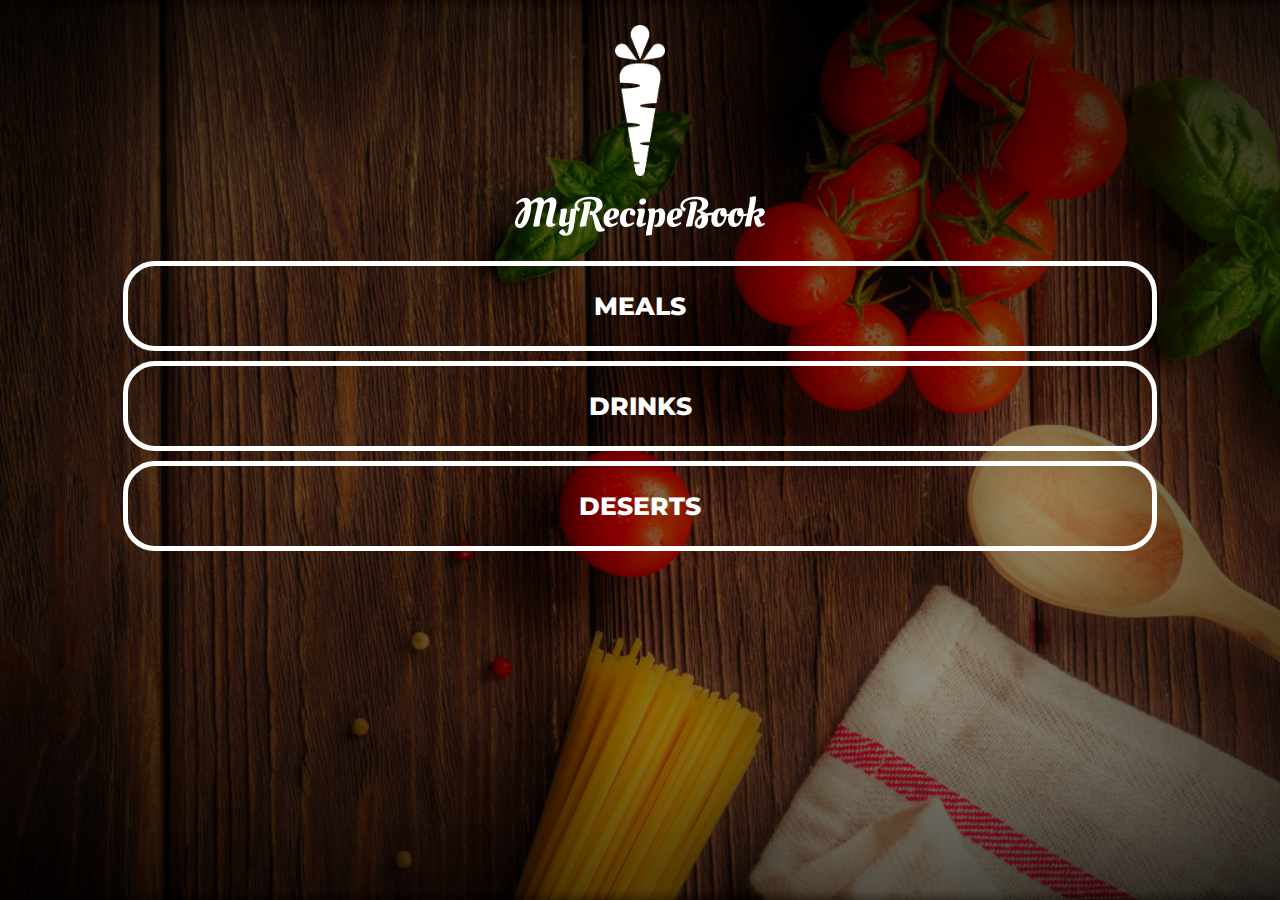
<file: index.html>
<!DOCTYPE html>
<html lang="en">
    <head>
        <title>My Recipe Book</title>
        <link rel="stylesheet" href="style.css">
    </head>

    <body class="body-home">
        <div id="home">

            <img src="images/logo-img.png" id="home-logo-img" alt="logo">
            <img src="images/logo-text.png" id="home-logo-text" alt="logo text">

            <div class="home-menu">
                <a href="meals.html" class="home-menu-item">
                    <p>Meals</p>
                </a>

                <a href="drinks.html" class="home-menu-item">
                    <p>Drinks</p>
                </a>

                <a href="deserts.html" class="home-menu-item">
                    <p>Deserts</p>
                </a>
            </div>
        </div>
    </body>
</html>
</file>
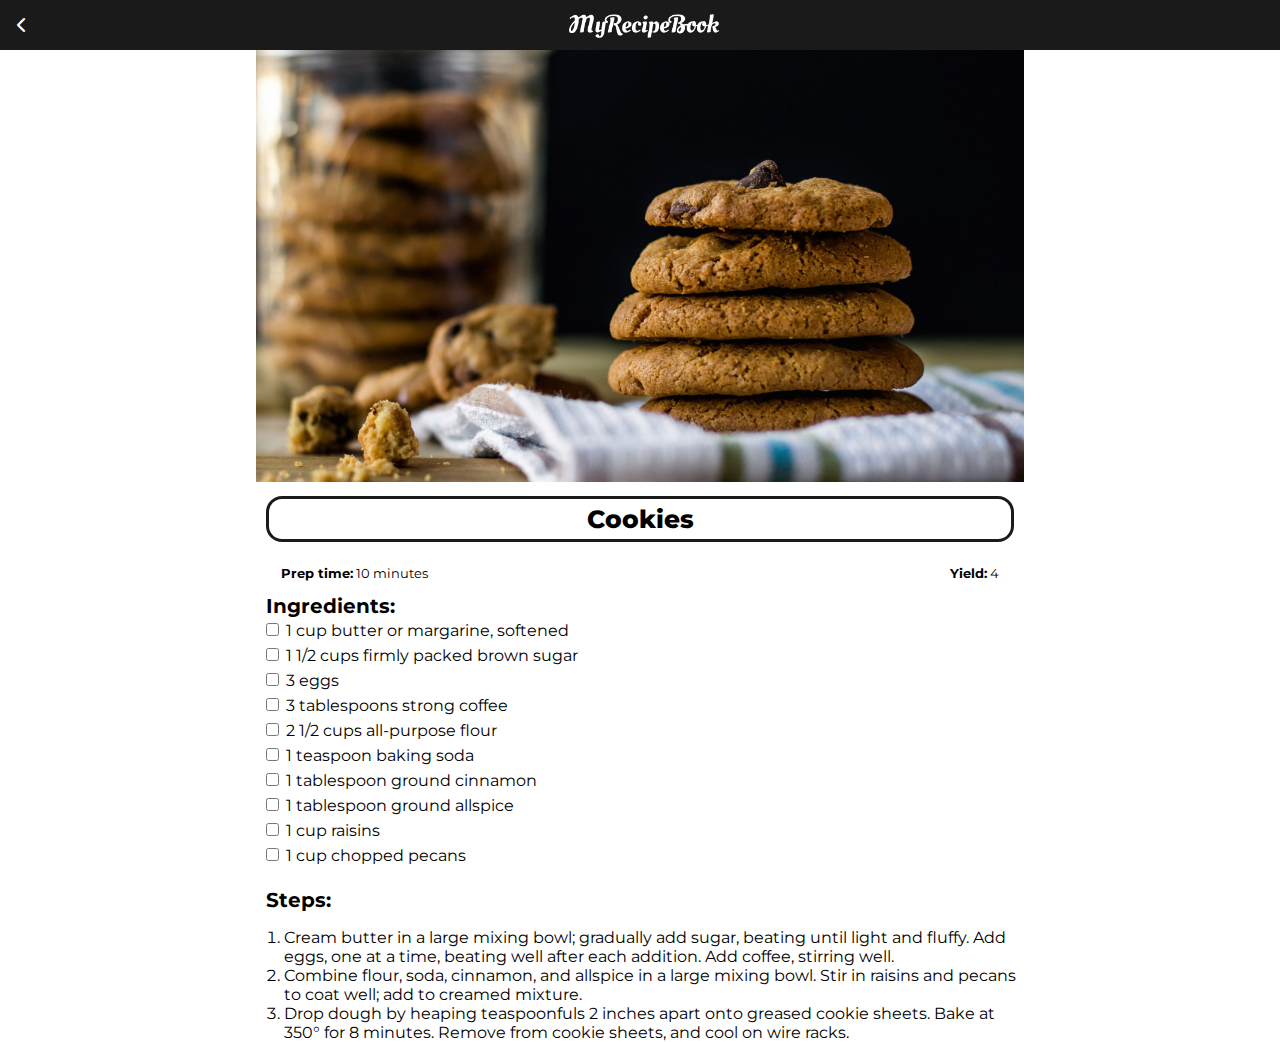
<file: cookies.html>
<!DOCTYPE html>
<html lang="en">
    <head>
        <title>My Recipe Book | Deserts | Cookies</title>
        <link rel="stylesheet" href="style.css">
        <link rel="stylesheet" href="FontAwesome/css/all.css">
    </head>

    <body class="body-recipes">
        <div class="header">
            <a href="deserts.html">
                <i class="fa-solid fa-chevron-left"></i>
            </a>

            <img src="images/logo-text.png" alt="logo text">
        </div>

        <div id="recipe">

            <div class="recipe-details">
                <img src="images/cookies.png" alt="cookies">
                <h1>Cookies</h1>

                <div class="recipe-details-info">
                    <p><b>Prep time:</b> 10 minutes</p>
                    <p style="float: right;"><b>Yield:</b> 4</p>
                </div>

                <div class="recipe-details-ingredients">
                    <h2>Ingredients:</h2>

                    <input id="check-01" type="checkbox">
                    <label for="check-01">1 cup butter or margarine, softened</label>
                    <br>

                    <input id="check-02" type="checkbox">
                    <label for="check-02">1 1/2 cups firmly packed brown sugar</label>
                    <br>

                    <input id="check-03" type="checkbox">
                    <label for="check-03">3 eggs</label>
                    <br>

                    <input id="check-04" type="checkbox">
                    <label for="check-04">3 tablespoons strong coffee</label>
                    <br>

                    <input id="check-05" type="checkbox">
                    <label for="check-05">2 1/2 cups all-purpose flour</label>
                    <br>

                    <input id="check-06" type="checkbox">
                    <label for="check-06">1 teaspoon baking soda</label>
                    <br>

                    <input id="check-07" type="checkbox">
                    <label for="check-07">1 tablespoon ground cinnamon</label>
                    <br>

                    <input id="check-08" type="checkbox">
                    <label for="check-08">1 tablespoon ground allspice</label>
                    <br>

                    <input id="check-09" type="checkbox">
                    <label for="check-09">1 cup raisins</label>
                    <br>

                    <input id="check-10" type="checkbox">
                    <label for="check-10">1 cup chopped pecans</label>
                    <br>
                </div>

                <div class="recipe-details-steps">
                    <h2>Steps:</h2>
                    <ol>
                        <li>Cream butter in a large mixing bowl; gradually add sugar, beating until light and fluffy. Add eggs, one at a time, beating well after each addition. Add coffee, stirring well.</li>
                        <li>Combine flour, soda, cinnamon, and allspice in a large mixing bowl. Stir in raisins and pecans to coat well; add to creamed mixture.</li>
                        <li>Drop dough by heaping teaspoonfuls 2 inches apart onto greased cookie sheets. Bake at 350° for 8 minutes. Remove from cookie sheets, and cool on wire racks.</li>
                    </ol>
                </div>
            </div>

        </div>
    </body>
</html>
</file>
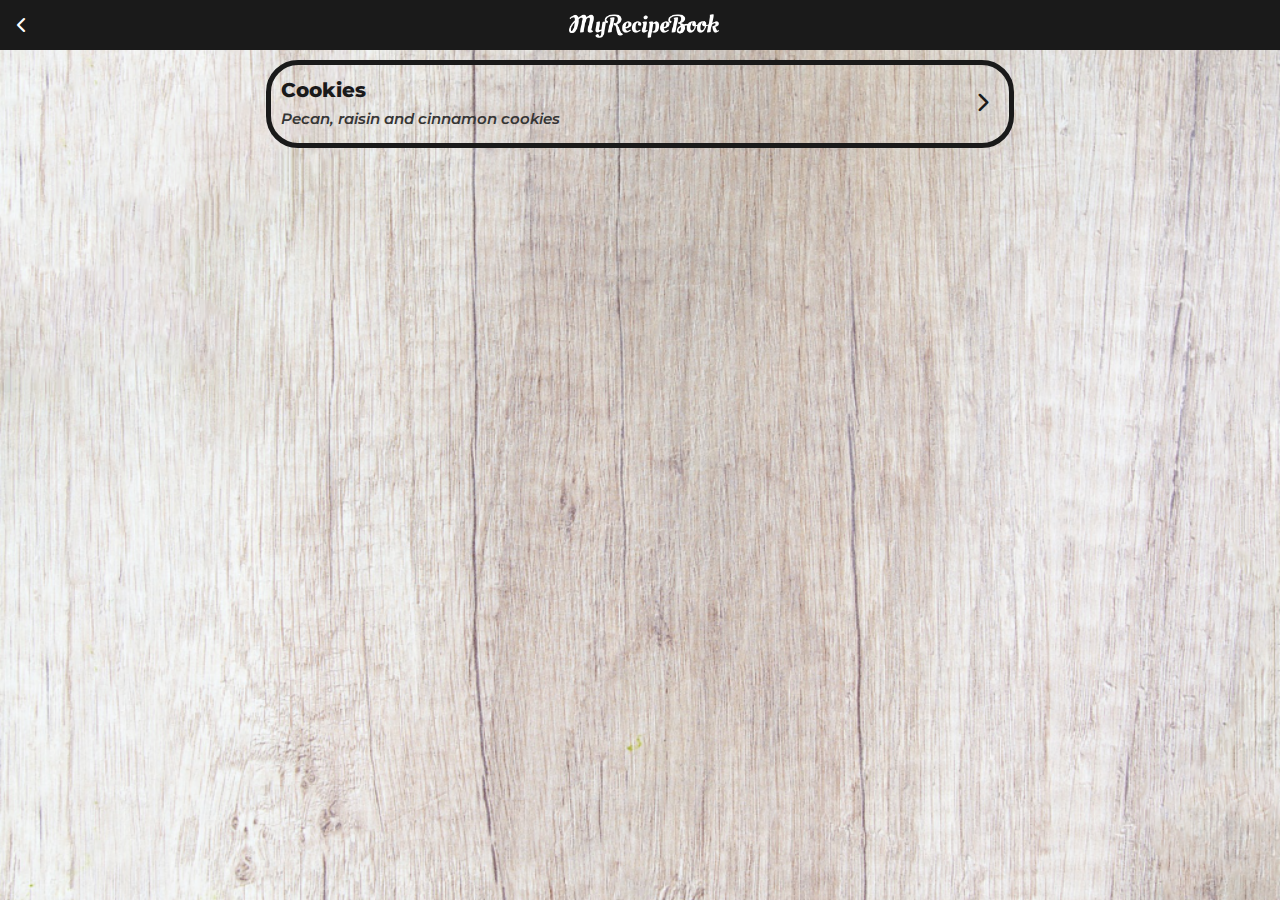
<file: deserts.html>
<!DOCTYPE html>
<html lang="en">
    <head>
        <title>My Recipe Book | Deserts</title>
        <link rel="stylesheet" href="style.css">
        <link rel="stylesheet" href="FontAwesome/css/all.css">
    </head>

    <body class="body-meals">
        <div class="header">
            <a href="index.html">
                <i class="fa-solid fa-chevron-left"></i>
            </a>

            <img src="images/logo-text.png" alt="logo text">
        </div>

        <div id="meals">
            <div class="meals-list">
                <a href="cookies.html">
                    <div class="meals-list-item">
                        <h1>Cookies<i class="fa-solid fa-chevron-right"></i></h1>
                        <p>Pecan, raisin and cinnamon cookies</p>
                    </div>
                </a>


            </div>
        </div>
    </body>
</html>
</file>
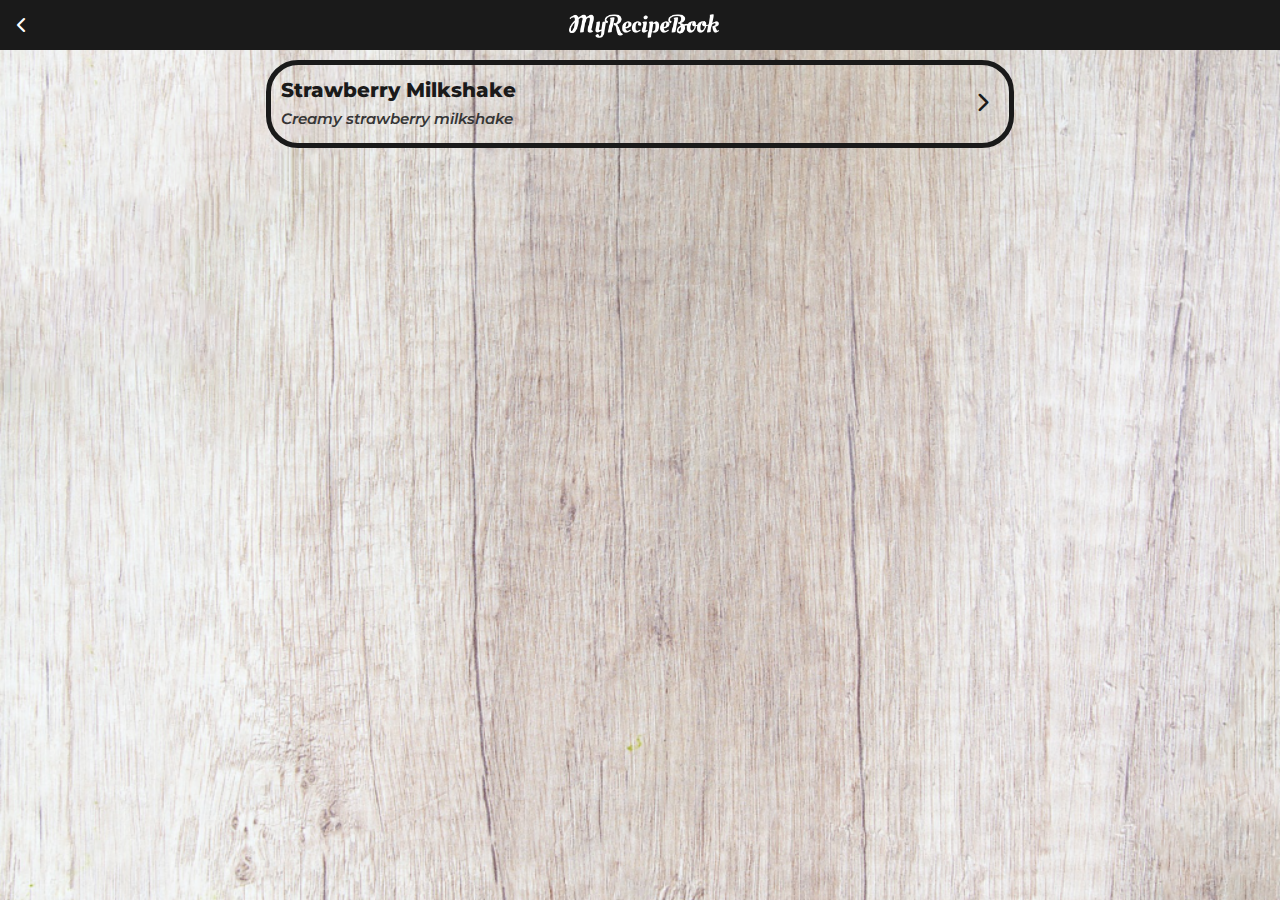
<file: drinks.html>
<!DOCTYPE html>
<html lang="en">
    <head>
        <title>My Recipe Book | Drinks</title>
        <link rel="stylesheet" href="style.css">
        <link rel="stylesheet" href="FontAwesome/css/all.css">
    </head>

    <body class="body-meals">
        <div class="header">
            <a href="index.html">
                <i class="fa-solid fa-chevron-left"></i>
            </a>

            <img src="images/logo-text.png" alt="logo text">
        </div>

        <div id="meals">
            <div class="meals-list">
                <a href="strawberryMilkshake.html">
                    <div class="meals-list-item">
                        <h1>Strawberry Milkshake<i class="fa-solid fa-chevron-right"></i></h1>
                        <p>Creamy strawberry milkshake</p>
                    </div>
                </a>


            </div>
        </div>
    </body>
</html>
</file>
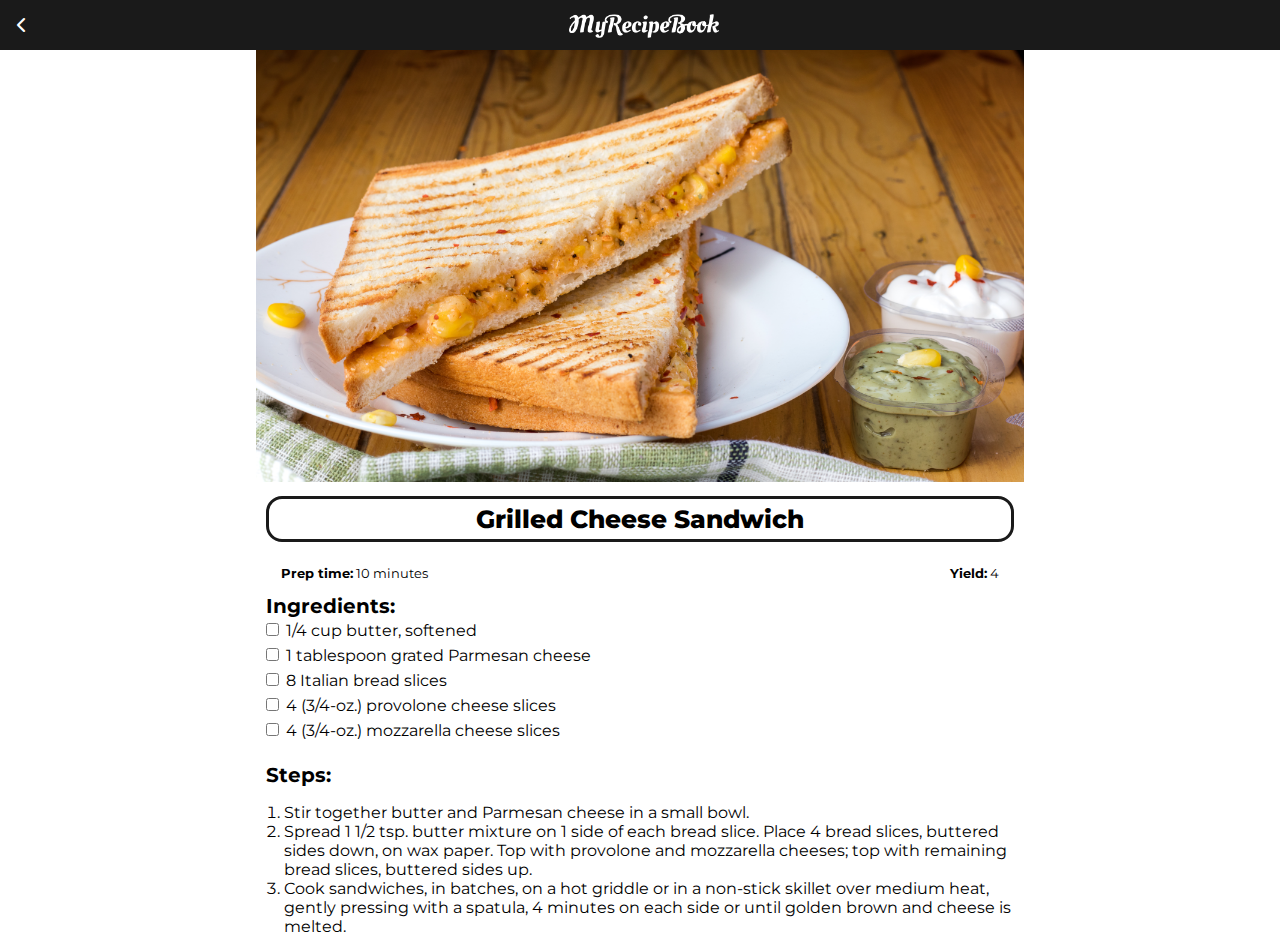
<file: grilledCheese.html>
<!DOCTYPE html>
<html lang="en">
    <head>
        <title>My Recipe Book | Meals | Grilled Cheese</title>
        <link rel="stylesheet" href="style.css">
        <link rel="stylesheet" href="FontAwesome/css/all.css">
    </head>

    <body class="body-recipes">
        <div class="header">
            <a href="meals.html">
                <i class="fa-solid fa-chevron-left"></i>
            </a>

            <img src="images/logo-text.png" alt="logo text">
        </div>

        <div id="recipe">

            <div class="recipe-details">
                <img src="images/grilledCheese.png" alt="grilled cheese">
                <h1>Grilled Cheese Sandwich</h1>

                <div class="recipe-details-info">
                    <p><b>Prep time:</b> 10 minutes</p>
                    <p style="float: right;"><b>Yield:</b> 4</p>
                </div>

                <div class="recipe-details-ingredients">
                    <h2>Ingredients:</h2>

                    <input id="check-01" type="checkbox">
                    <label for="check-01">1/4 cup butter, softened</label>
                    <br>
                    <input id="check-02" type="checkbox">
                    <label for="check-02">1 tablespoon grated Parmesan cheese</label>
                    <br>
                    <input id="check-03" type="checkbox">
                    <label for="check-03">8 Italian bread slices</label>
                    <br>
                    <input id="check-04" type="checkbox">
                    <label for="check-04">4 (3/4-oz.) provolone cheese slices</label>
                    <br>
                    <input id="check-05" type="checkbox">
                    <label for="check-05">4 (3/4-oz.) mozzarella cheese slices</label>
                </div>

                <div class="recipe-details-steps">
                    <h2>Steps:</h2>
                    <ol>
                        <li>Stir together butter and Parmesan cheese in a small bowl.</li>
                        <li>Spread 1 1/2 tsp. butter mixture on 1 side of each bread slice. Place 4 bread slices, buttered sides down, on wax paper. Top with provolone and mozzarella cheeses; top with remaining bread slices, buttered sides up.</li>
                        <li>Cook sandwiches, in batches, on a hot griddle or in a non-stick skillet over medium heat, gently pressing with a spatula, 4 minutes on each side or until golden brown and cheese is melted.</li>
                    </ol>
                </div>
            </div>

        </div>
    </body>
</html>
</file>
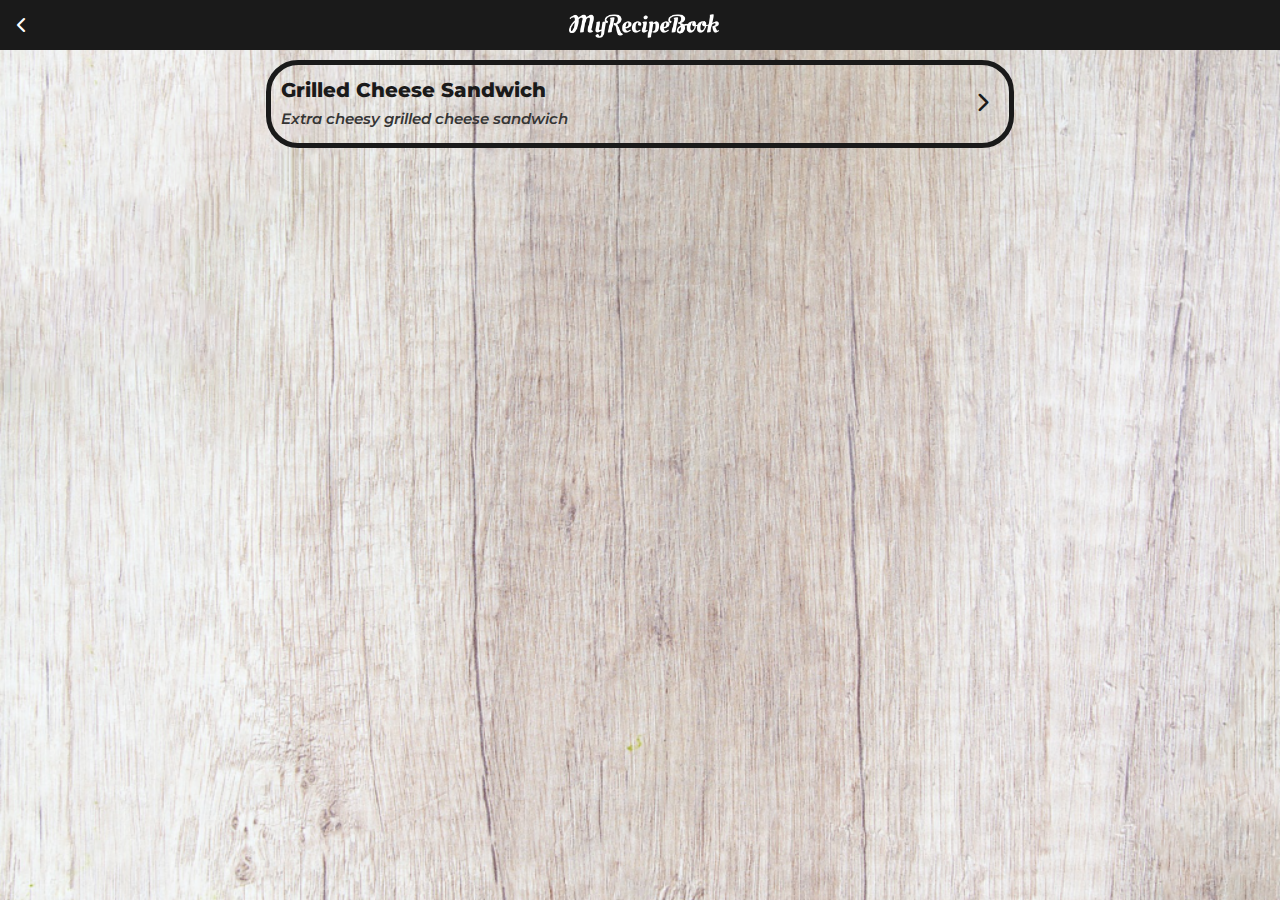
<file: meals.html>
<!DOCTYPE html>
<html lang="en">
    <head>
        <title>My Recipe Book | Meals</title>
        <link rel="stylesheet" href="style.css">
        <link rel="stylesheet" href="FontAwesome/css/all.css">
    </head>

    <body class="body-meals">
        <div class="header">
            <a href="index.html">
                <i class="fa-solid fa-chevron-left"></i>
            </a>

            <img src="images/logo-text.png" alt="logo text">
        </div>

        <div id="meals">
            <div class="meals-list">
                <a href="grilledCheese.html">
                    <div class="meals-list-item">
                        <h1>Grilled Cheese Sandwich <i class="fa-solid fa-chevron-right"></i></h1>
                        <p>Extra cheesy grilled cheese sandwich</p>
                    </div>
                </a>


            </div>
        </div>
    </body>
</html>
</file>
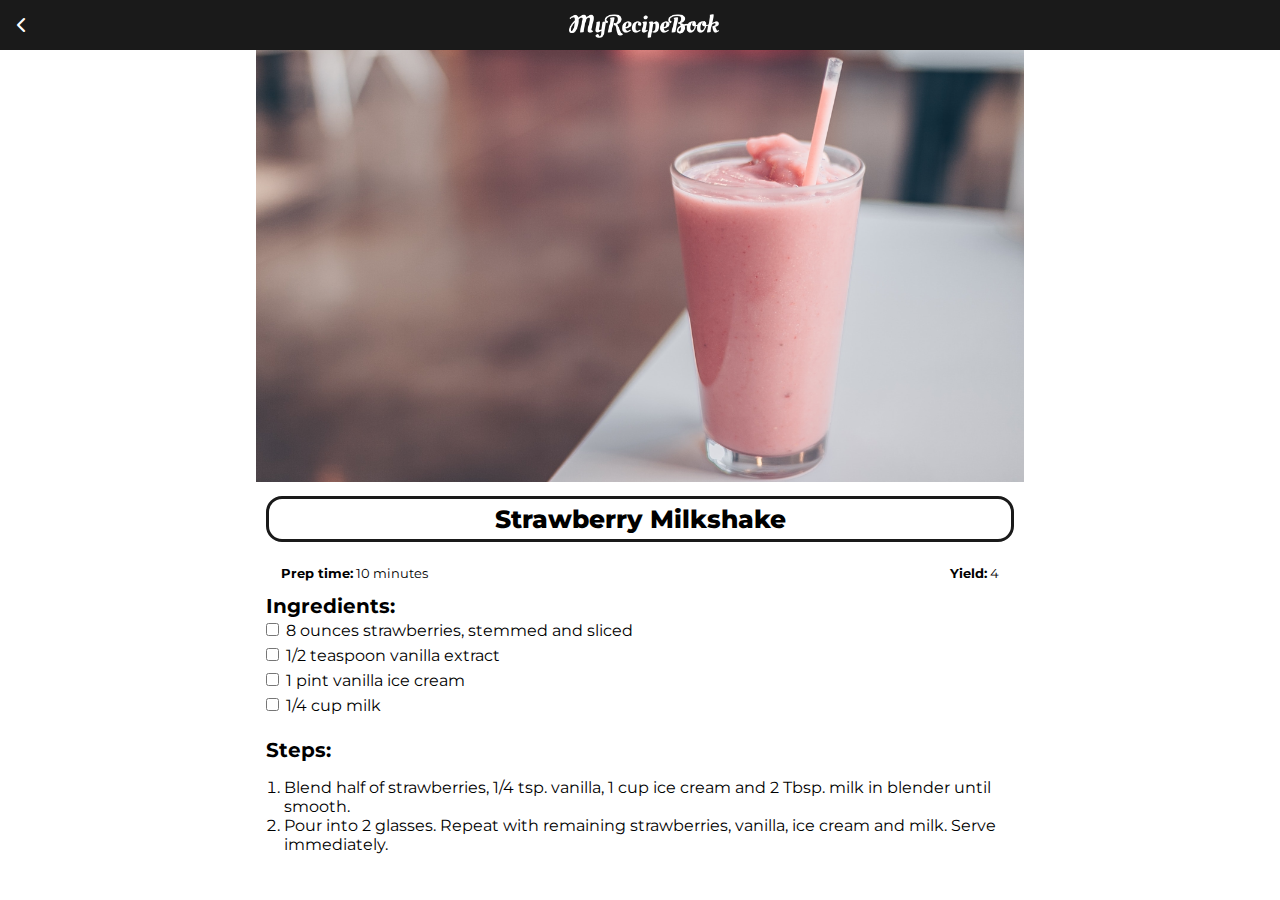
<file: strawberryMilkshake.html>
<!DOCTYPE html>
<html lang="en">
    <head>
        <title>My Recipe Book | Drinks | Strawberry Milkshake</title>
        <link rel="stylesheet" href="style.css">
        <link rel="stylesheet" href="FontAwesome/css/all.css">
    </head>

    <body class="body-recipes">
        <div class="header">
            <a href="drinks.html">
                <i class="fa-solid fa-chevron-left"></i>
            </a>

            <img src="images/logo-text.png" alt="logo text">
        </div>

        <div id="recipe">

            <div class="recipe-details">
                <img src="images/strawberryMilkshake.png" alt="strawberryMilkshake">
                <h1>Strawberry Milkshake</h1>

                <div class="recipe-details-info">
                    <p><b>Prep time:</b> 10 minutes</p>
                    <p style="float: right;"><b>Yield:</b> 4</p>
                </div>

                <div class="recipe-details-ingredients">
                    <h2>Ingredients:</h2>

                    <input id="check-01" type="checkbox">
                    <label for="check-01">8 ounces strawberries, stemmed and sliced</label>
                    <br>
                    <input id="check-02" type="checkbox">
                    <label for="check-02">1/2 teaspoon vanilla extract</label>
                    <br>
                    <input id="check-03" type="checkbox">
                    <label for="check-03">1 pint vanilla ice cream</label>
                    <br>
                    <input id="check-04" type="checkbox">
                    <label for="check-04">1/4 cup milk</label>
                    
                </div>

                <div class="recipe-details-steps">
                    <h2>Steps:</h2>
                    <ol>
                        <li>Blend half of strawberries, 1/4 tsp. vanilla, 1 cup ice cream and 2 Tbsp. milk in blender until smooth.</li>
                        <li>Pour into 2 glasses. Repeat with remaining strawberries, vanilla, ice cream and milk. Serve immediately.</li>
                    </ol>
                </div>
            </div>

        </div>
    </body>
</html>
</file>
<file: style.css>
@import url('https://fonts.googleapis.com/css2?family=Montserrat:ital,wght@0,100;0,200;0,300;0,400;0,500;0,600;0,700;0,800;0,900;1,100;1,200;1,300;1,400;1,500;1,600;1,700;1,800;1,900&display=swap');

html{
    height: 100%;
}

body{
    font-family: Montserrat, Helvetica, sans-serif;
    margin: 0;
    padding: 0;
    height: 100%;
}

.body-home{
    background-image: url('images/background-01-port.png');
    background-position: center;
    background-attachment: fixed;
    background-repeat: no-repeat;
    background-size: cover;
}

/*============================== Header ==============================*/

.header{
    background-color: #1a1a1a;
    width: 100%;
    height: 50px;
    top: 0;

    position: fixed;
    overflow: hidden;
    text-align: center;
}

.header i{
    float: left;
    padding: 17px 0px 0px 17px;
    color: white;
}

.header img{
    width: 150px;
    padding-top: 14px;
    padding-right: 20px;
}

/*============================== Home Page ==============================*/

#home-logo-img{
    width: 50px;
    display: block;
    margin: auto;
    padding: 25px 10px 10px 10px;
}

#home-logo-text{
    width: auto;
    display: block;
    margin: auto;
    padding: 10px 10px 25px 10px;
}

/*----------------- Home Page Menu -----------------*/
.home-menu-item{
    text-decoration: none;
    text-transform: uppercase;
    color: rgb(255, 255, 255);
    font-size: 25px;
    font-weight: 800;
    text-align: center;
    border: 5px solid rgb(255, 255, 255);
    border-radius: 2rem;
    display: block;
    margin: auto;
    margin-bottom: 10px;
    width: 80%;
}

/*============================== Meals Page ==============================*/

#meals{
    padding-top: 50px;
}

/*----------------- Meals Page Menu -----------------*/
.body-meals{
    background-image: url('images/background-02-port.png');
    background-position: center;
    background-attachment: fixed;
    background-repeat: no-repeat;
    background-size: cover;
}

.meals-list a{
    text-decoration: none;
}

.meals-list-item{
    border: 5px solid #1a1a1a;
    border-radius: 2rem;
    margin: 10px;
}

.meals-list-item h1{
    font-weight: 800;
    font-size: 20px;
    color: #1a1a1a;
    padding-left: 10px;
}

.meals-list-item p{
    font-style: italic;
    font-weight: 600;
    font-size: 15px;
    color: #353535;
    padding-left: 10px;
    margin-top: -7px;
}

.meals-list-item i{
    float: right;
    color: #1a1a1a;
    padding-right: 20px;
    padding-top: 15px;
}

/*============================== Recipe Page ==============================*/

#recipe{
    padding-top: 50px;
}

/*----------------- Recipe Details -----------------*/

.recipe-details img{
    width: 100%;
}

.recipe-details h1{
    font-size: 25px;
    font-weight: 800;
    text-align: center;
    border: 3px solid #1a1a1a;
    border-radius: 1rem;
    margin: 10px;
    padding: 5px;
}

.recipe-details h2{
    font-size: 20px;
    text-align: left;
    margin: 0;
    margin-left: 10px;
}

.recipe-details-info {
    margin-left: 25px;
    margin-right: 25px;
}

.recipe-details-info p{
    font-size: 13px;
    display: inline-block;
}

.recipe-details-ingredients label{
    line-height: 25px;
}

.recipe-details-ingredients input{
    margin-left: 10px;
}

.recipe-details-steps{
    padding-top: 20px;
}

.recipe-details-steps ol{
    padding-left: 28px;
}

/*============================== Responsive Layout ==============================*/

@media only screen and (min-width: 600px) {
    #meals{
        margin: auto;
        width: 80%;
    }

    #recipe{
        width: 80%;
        margin: auto;
    }
}

@media only screen and (min-width: 1000px) {
    #meals{
        margin: auto;
        width: 60%;
    }
    
    #recipe{
        width: 60%;
        margin: auto;
    }
}

@media only screen and (min-width: 1500px) {
    #meals{
        margin: auto;
        width: 40%;
    }
    
    #recipe{
        width: 40%;
        margin: auto;
    }
}

@media only screen and (min-width: 720px) {
    .body-home{
        background-image: url('images/background-01-land.png');
    }

    .body-meals{
        background-image: url('images/background-02-land.png');
    }
    
}
</file>
